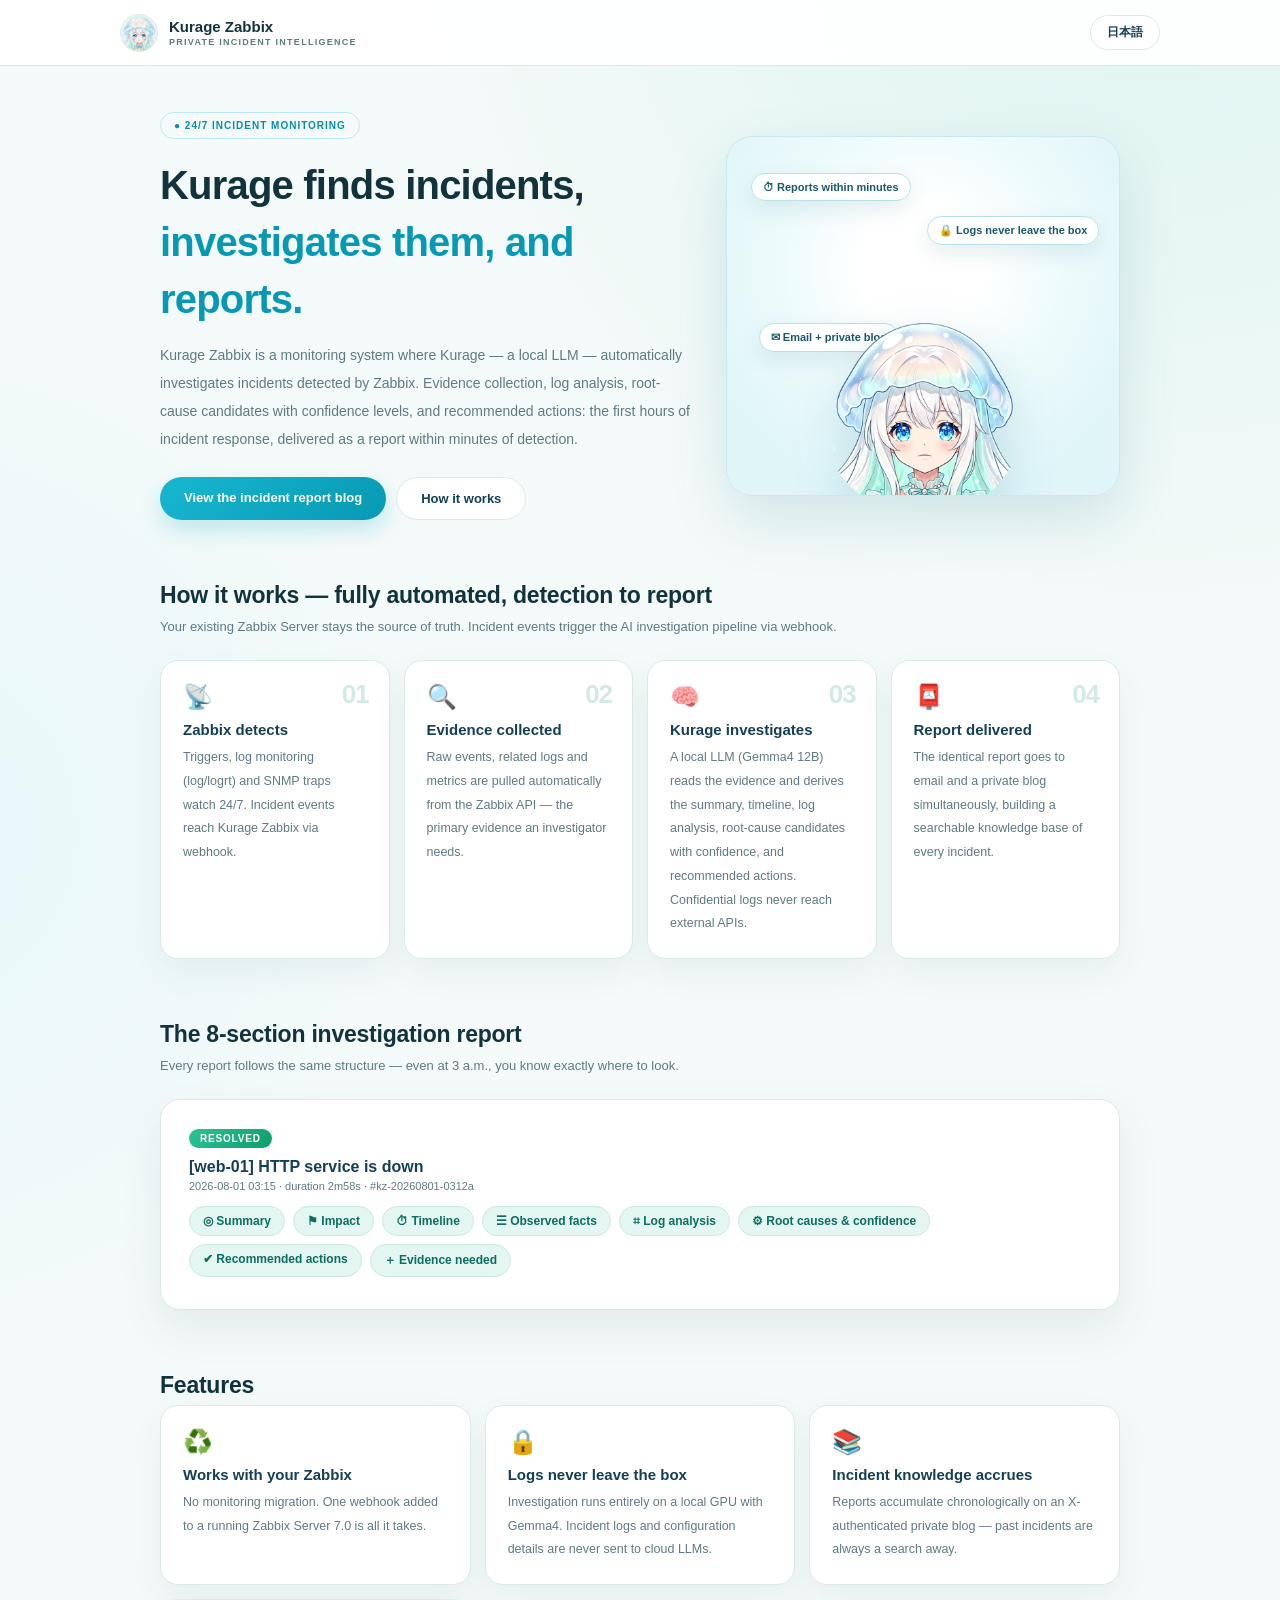
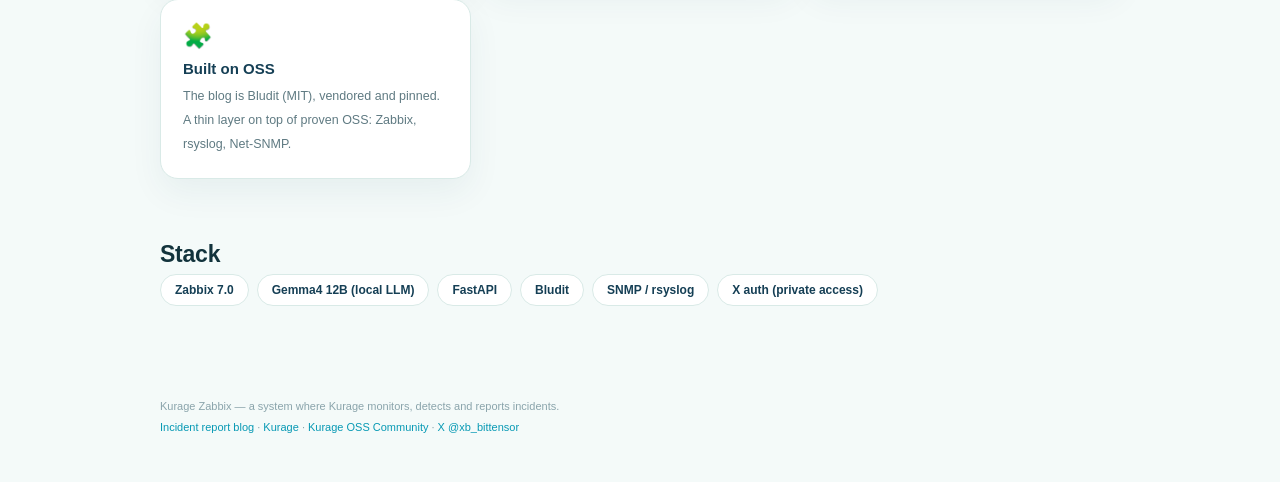
<file: landing/index.html>
<!doctype html>
<html lang="en">
<head>
<meta charset="utf-8">
<meta name="viewport" content="width=device-width,initial-scale=1">
<title>Kurage Zabbix — Kurage finds, investigates and reports incidents</title>
<meta name="description" content="A monitoring system where Kurage (a local LLM, Gemma4) automatically collects evidence, investigates incidents detected by Zabbix, and delivers 8-section investigation reports to email and a private blog.">
<link rel="icon" href="assets/kurage_avatar_face.webp">
<link rel="canonical" href="https://kzabbix.exbridge.jp/">
<link rel="alternate" hreflang="ja" href="https://kzabbix.exbridge.jp/kzabbix.html">
<link rel="alternate" hreflang="en" href="https://kzabbix.exbridge.jp/">
<link rel="alternate" hreflang="x-default" href="https://kzabbix.exbridge.jp/">
<meta property="og:type" content="website">
<meta property="og:site_name" content="Kurage Zabbix">
<meta property="og:title" content="Kurage Zabbix — Kurage finds, investigates and reports incidents">
<meta property="og:description" content="Zabbix detection → evidence collection → local-LLM investigation → report delivery, fully automated.">
<meta property="og:url" content="https://kzabbix.exbridge.jp/">
<meta property="og:image" content="https://kzabbix.exbridge.jp/assets/kzabbix-ogp.png">
<meta property="og:image:width" content="1200">
<meta property="og:image:height" content="630">
<meta name="twitter:card" content="summary_large_image">
<meta name="twitter:image" content="https://kzabbix.exbridge.jp/assets/kzabbix-ogp.png">
<script type="application/ld+json">
{"@context":"https://schema.org","@type":"SoftwareApplication","name":"Kurage Zabbix","applicationCategory":"Monitoring","operatingSystem":"Web","url":"https://kzabbix.exbridge.jp/","description":"A monitoring system where a local LLM automatically investigates incidents detected by Zabbix and delivers reports","offers":{"@type":"Offer","price":"0","priceCurrency":"JPY"}}
</script>
<script async src="https://www.googletagmanager.com/gtag/js?id=G-BP0650KDFR"></script>
<script>window.dataLayer=window.dataLayer||[];function gtag(){dataLayer.push(arguments);}gtag('js',new Date());gtag('config','G-BP0650KDFR');</script>
<script>
(function(){var s=document.createElement('script');s.src='https://kurage.exbridge.jp/simpletrack.php?url='+encodeURIComponent(location.href)+'&ref='+encodeURIComponent(document.referrer);document.head.appendChild(s);})();
</script>
<link rel="stylesheet" href="assets/style.css">
</head>
<body>
<header>
  <a class="brand" href="./">
    <img src="assets/kurage_avatar_face.webp" alt="Kurage">
    <span><strong>Kurage Zabbix</strong><small>PRIVATE INCIDENT INTELLIGENCE</small></span>
  </a>
  <a class="lang" href="kzabbix.html">日本語</a>
</header>
<main>
  <div class="hero">
    <div>
      <span class="eyebrow">● 24/7 INCIDENT MONITORING</span>
      <h1>Kurage finds incidents, <em>investigates them, and reports.</em></h1>
      <p class="lead">Kurage Zabbix is a monitoring system where Kurage — a local LLM — automatically investigates incidents detected by Zabbix. Evidence collection, log analysis, root-cause candidates with confidence levels, and recommended actions: the first hours of incident response, delivered as a report within minutes of detection.</p>
      <div class="cta-row">
        <a class="cta" href="https://kurage.exbridge.jp/zabbix/">View the incident report blog</a>
        <a class="cta ghost" href="#how">How it works</a>
      </div>
    </div>
    <div class="hero-visual">
      <span class="hero-chip" style="left:6%;top:10%">⏱ Reports within minutes</span>
      <span class="hero-chip" style="right:5%;top:22%">🔒 Logs never leave the box</span>
      <span class="hero-chip" style="left:8%;top:52%">✉ Email + private blog</span>
      <img src="assets/kurage_avatar_face.webp" alt="Kurage" style="width:52%;border-radius:50%">
    </div>
  </div>

  <section id="how">
    <h2>How it works — fully automated, detection to report</h2>
    <p class="sub">Your existing Zabbix Server stays the source of truth. Incident events trigger the AI investigation pipeline via webhook.</p>
    <div class="steps">
      <div class="step"><div class="ico">📡</div><h3>Zabbix detects</h3><p>Triggers, log monitoring (log/logrt) and SNMP traps watch 24/7. Incident events reach Kurage Zabbix via webhook.</p></div>
      <div class="step"><div class="ico">🔍</div><h3>Evidence collected</h3><p>Raw events, related logs and metrics are pulled automatically from the Zabbix API — the primary evidence an investigator needs.</p></div>
      <div class="step"><div class="ico">🧠</div><h3>Kurage investigates</h3><p>A local LLM (Gemma4 12B) reads the evidence and derives the summary, timeline, log analysis, root-cause candidates with confidence, and recommended actions. Confidential logs never reach external APIs.</p></div>
      <div class="step"><div class="ico">📮</div><h3>Report delivered</h3><p>The identical report goes to email and a private blog simultaneously, building a searchable knowledge base of every incident.</p></div>
    </div>
  </section>

  <section>
    <h2>The 8-section investigation report</h2>
    <p class="sub">Every report follows the same structure — even at 3 a.m., you know exactly where to look.</p>
    <div class="report-demo">
      <span class="badge">RESOLVED</span>
      <div class="mock-title">[web-01] HTTP service is down</div>
      <div class="mock-meta">2026-08-01 03:15 · duration 2m58s · #kz-20260801-0312a</div>
      <div class="chips">
        <span class="chip">◎ Summary</span><span class="chip">⚑ Impact</span><span class="chip">⏱ Timeline</span><span class="chip">☰ Observed facts</span>
        <span class="chip">⌗ Log analysis</span><span class="chip">⚙ Root causes &amp; confidence</span><span class="chip">✔ Recommended actions</span><span class="chip">＋ Evidence needed</span>
      </div>
    </div>
  </section>

  <section>
    <h2>Features</h2>
    <div class="grid">
      <div class="card"><div class="ico">♻️</div><h3>Works with your Zabbix</h3><p>No monitoring migration. One webhook added to a running Zabbix Server 7.0 is all it takes.</p></div>
      <div class="card"><div class="ico">🔒</div><h3>Logs never leave the box</h3><p>Investigation runs entirely on a local GPU with Gemma4. Incident logs and configuration details are never sent to cloud LLMs.</p></div>
      <div class="card"><div class="ico">📚</div><h3>Incident knowledge accrues</h3><p>Reports accumulate chronologically on an X-authenticated private blog — past incidents are always a search away.</p></div>
      <div class="card"><div class="ico">🧩</div><h3>Built on OSS</h3><p>The blog is Bludit (MIT), vendored and pinned. A thin layer on top of proven OSS: Zabbix, rsyslog, Net-SNMP.</p></div>
    </div>
  </section>

  <section>
    <h2>Stack</h2>
    <div class="stack">
      <span>Zabbix 7.0</span><span>Gemma4 12B (local LLM)</span><span>FastAPI</span><span>Bludit</span><span>SNMP / rsyslog</span><span>X auth (private access)</span>
    </div>
  </section>
</main>
<footer>
  Kurage Zabbix — a system where Kurage monitors, detects and reports incidents.<br>
  <a href="https://kurage.exbridge.jp/zabbix/">Incident report blog</a> ·
  <a href="https://kurage.exbridge.jp/">Kurage</a> ·
  <a href="https://kurage.exbridge.jp/koss.php?lang=en">Kurage OSS Community</a> ·
  <a href="https://x.com/xb_bittensor">X @xb_bittensor</a>
</footer>
</body>
</html>
</file>
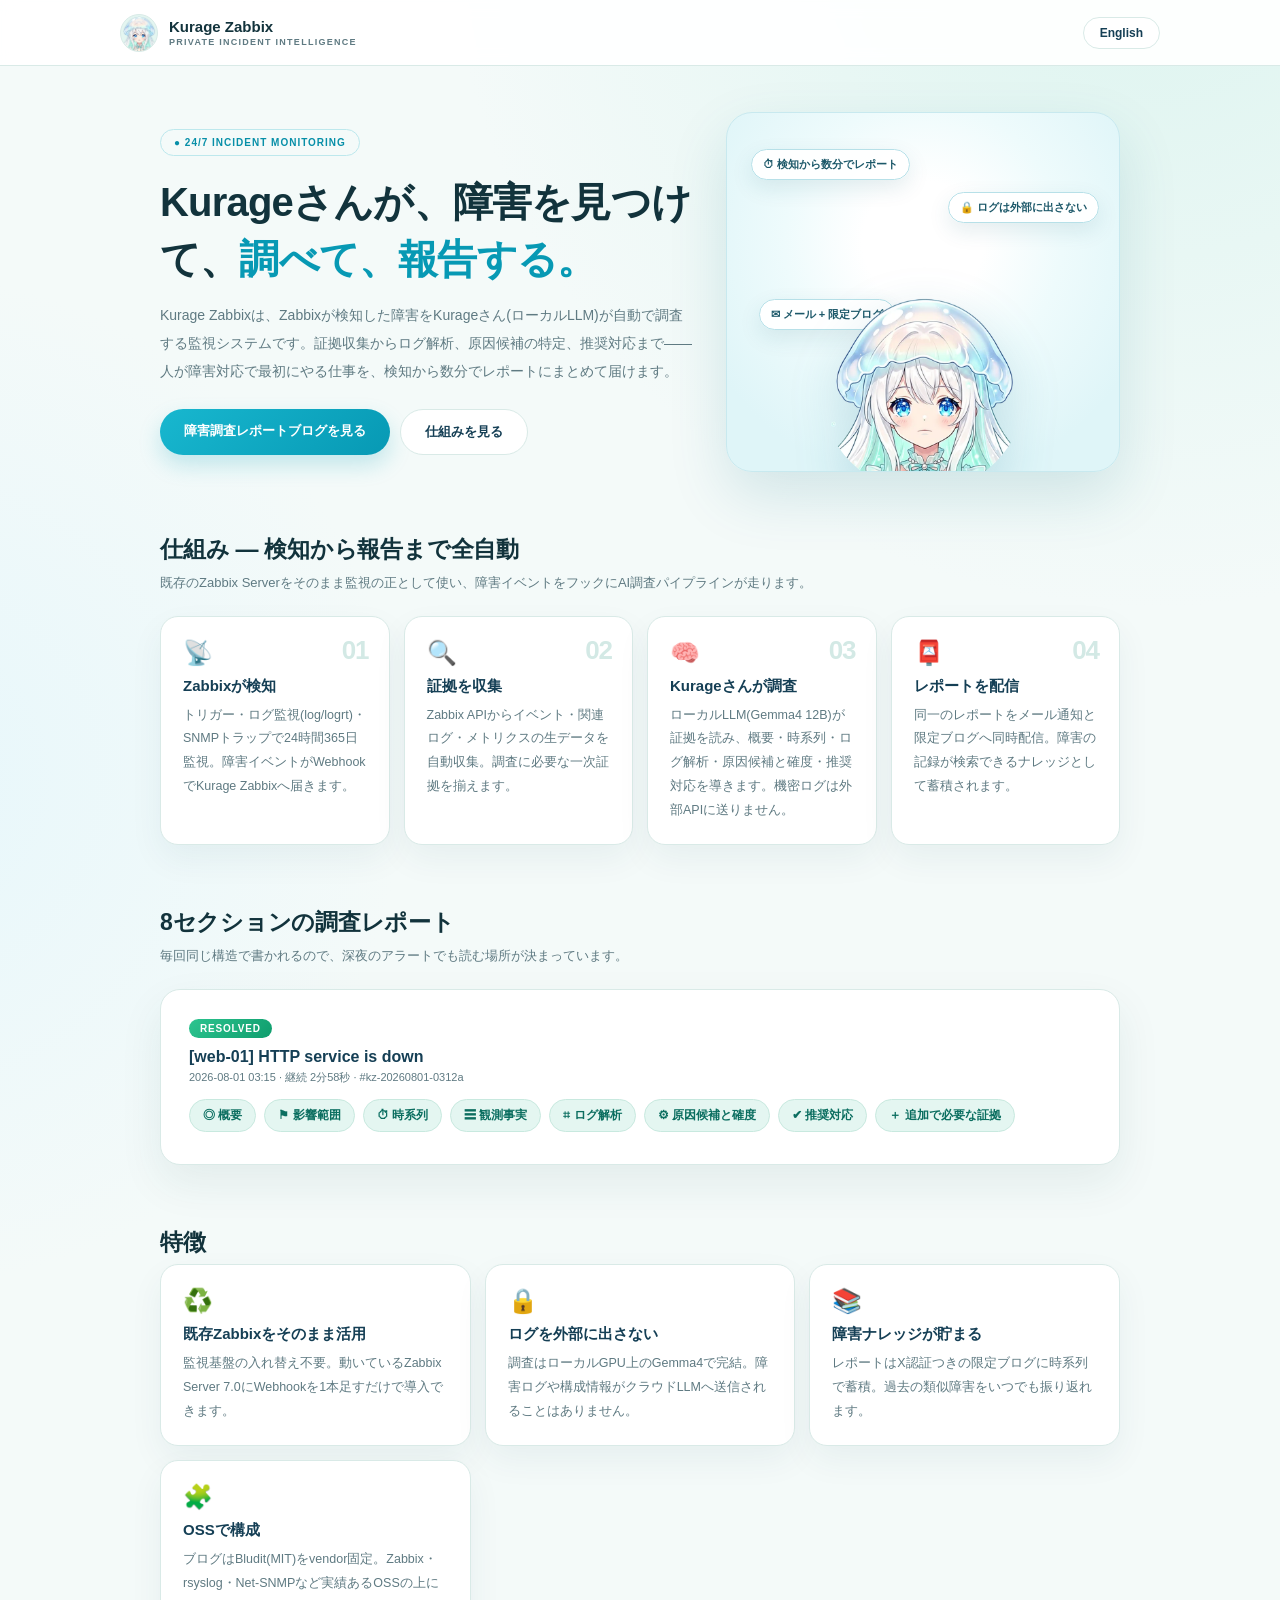
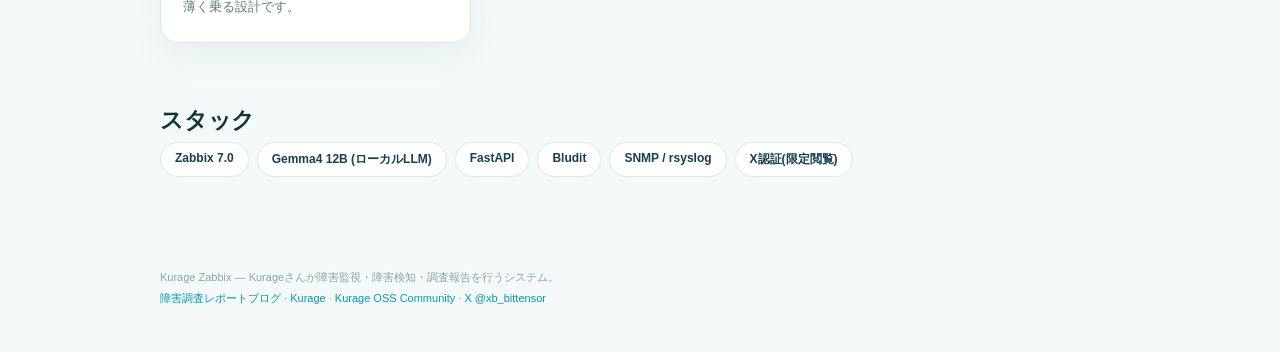
<file: landing/kzabbix.html>
<!doctype html>
<html lang="ja">
<head>
<meta charset="utf-8">
<meta name="viewport" content="width=device-width,initial-scale=1">
<title>Kurage Zabbix — Kurageさんが障害を見つけて、調べて、報告する</title>
<meta name="description" content="Zabbixが検知した障害を、Kurageさん(ローカルLLM Gemma4)が自動で証拠収集・調査し、8セクションの調査レポートをメールと限定ブログへ配信する監視システムです。">
<link rel="icon" href="assets/kurage_avatar_face.webp">
<link rel="canonical" href="https://kzabbix.exbridge.jp/kzabbix.html">
<link rel="alternate" hreflang="ja" href="https://kzabbix.exbridge.jp/kzabbix.html">
<link rel="alternate" hreflang="en" href="https://kzabbix.exbridge.jp/">
<link rel="alternate" hreflang="x-default" href="https://kzabbix.exbridge.jp/">
<meta property="og:type" content="website">
<meta property="og:site_name" content="Kurage Zabbix">
<meta property="og:title" content="Kurage Zabbix — Kurageさんが障害を見つけて、調べて、報告する">
<meta property="og:description" content="Zabbix検知 → 証拠収集 → ローカルLLM調査 → レポート配信を全自動で行う障害監視システム。">
<meta property="og:url" content="https://kzabbix.exbridge.jp/kzabbix.html">
<meta property="og:image" content="https://kzabbix.exbridge.jp/assets/kzabbix-ogp.png">
<meta property="og:image:width" content="1200">
<meta property="og:image:height" content="630">
<meta name="twitter:card" content="summary_large_image">
<meta name="twitter:image" content="https://kzabbix.exbridge.jp/assets/kzabbix-ogp.png">
<script type="application/ld+json">
{"@context":"https://schema.org","@type":"SoftwareApplication","name":"Kurage Zabbix","applicationCategory":"Monitoring","operatingSystem":"Web","url":"https://kzabbix.exbridge.jp/","description":"Zabbixが検知した障害をローカルLLMが自動調査し、レポートを配信する監視システム","offers":{"@type":"Offer","price":"0","priceCurrency":"JPY"}}
</script>
<script async src="https://www.googletagmanager.com/gtag/js?id=G-BP0650KDFR"></script>
<script>window.dataLayer=window.dataLayer||[];function gtag(){dataLayer.push(arguments);}gtag('js',new Date());gtag('config','G-BP0650KDFR');</script>
<script>
(function(){var s=document.createElement('script');s.src='https://kurage.exbridge.jp/simpletrack.php?url='+encodeURIComponent(location.href)+'&ref='+encodeURIComponent(document.referrer);document.head.appendChild(s);})();
</script>
<link rel="stylesheet" href="assets/style.css">
</head>
<body>
<header>
  <a class="brand" href="kzabbix.html">
    <img src="assets/kurage_avatar_face.webp" alt="Kurageさん">
    <span><strong>Kurage Zabbix</strong><small>PRIVATE INCIDENT INTELLIGENCE</small></span>
  </a>
  <a class="lang" href="./">English</a>
</header>
<main>
  <div class="hero">
    <div>
      <span class="eyebrow">● 24/7 INCIDENT MONITORING</span>
      <h1>Kurageさんが、障害を見つけて、<em>調べて、報告する。</em></h1>
      <p class="lead">Kurage Zabbixは、Zabbixが検知した障害をKurageさん(ローカルLLM)が自動で調査する監視システムです。証拠収集からログ解析、原因候補の特定、推奨対応まで——人が障害対応で最初にやる仕事を、検知から数分でレポートにまとめて届けます。</p>
      <div class="cta-row">
        <a class="cta" href="https://kurage.exbridge.jp/zabbix/">障害調査レポートブログを見る</a>
        <a class="cta ghost" href="#how">仕組みを見る</a>
      </div>
    </div>
    <div class="hero-visual">
      <span class="hero-chip" style="left:6%;top:10%">⏱ 検知から数分でレポート</span>
      <span class="hero-chip" style="right:5%;top:22%">🔒 ログは外部に出さない</span>
      <span class="hero-chip" style="left:8%;top:52%">✉ メール + 限定ブログ</span>
      <img src="assets/kurage_avatar_face.webp" alt="Kurageさん" style="width:52%;border-radius:50%">
    </div>
  </div>

  <section id="how">
    <h2>仕組み — 検知から報告まで全自動</h2>
    <p class="sub">既存のZabbix Serverをそのまま監視の正として使い、障害イベントをフックにAI調査パイプラインが走ります。</p>
    <div class="steps">
      <div class="step"><div class="ico">📡</div><h3>Zabbixが検知</h3><p>トリガー・ログ監視(log/logrt)・SNMPトラップで24時間365日監視。障害イベントがWebhookでKurage Zabbixへ届きます。</p></div>
      <div class="step"><div class="ico">🔍</div><h3>証拠を収集</h3><p>Zabbix APIからイベント・関連ログ・メトリクスの生データを自動収集。調査に必要な一次証拠を揃えます。</p></div>
      <div class="step"><div class="ico">🧠</div><h3>Kurageさんが調査</h3><p>ローカルLLM(Gemma4 12B)が証拠を読み、概要・時系列・ログ解析・原因候補と確度・推奨対応を導きます。機密ログは外部APIに送りません。</p></div>
      <div class="step"><div class="ico">📮</div><h3>レポートを配信</h3><p>同一のレポートをメール通知と限定ブログへ同時配信。障害の記録が検索できるナレッジとして蓄積されます。</p></div>
    </div>
  </section>

  <section>
    <h2>8セクションの調査レポート</h2>
    <p class="sub">毎回同じ構造で書かれるので、深夜のアラートでも読む場所が決まっています。</p>
    <div class="report-demo">
      <span class="badge">RESOLVED</span>
      <div class="mock-title">[web-01] HTTP service is down</div>
      <div class="mock-meta">2026-08-01 03:15 · 継続 2分58秒 · #kz-20260801-0312a</div>
      <div class="chips">
        <span class="chip">◎ 概要</span><span class="chip">⚑ 影響範囲</span><span class="chip">⏱ 時系列</span><span class="chip">☰ 観測事実</span>
        <span class="chip">⌗ ログ解析</span><span class="chip">⚙ 原因候補と確度</span><span class="chip">✔ 推奨対応</span><span class="chip">＋ 追加で必要な証拠</span>
      </div>
    </div>
  </section>

  <section>
    <h2>特徴</h2>
    <div class="grid">
      <div class="card"><div class="ico">♻️</div><h3>既存Zabbixをそのまま活用</h3><p>監視基盤の入れ替え不要。動いているZabbix Server 7.0にWebhookを1本足すだけで導入できます。</p></div>
      <div class="card"><div class="ico">🔒</div><h3>ログを外部に出さない</h3><p>調査はローカルGPU上のGemma4で完結。障害ログや構成情報がクラウドLLMへ送信されることはありません。</p></div>
      <div class="card"><div class="ico">📚</div><h3>障害ナレッジが貯まる</h3><p>レポートはX認証つきの限定ブログに時系列で蓄積。過去の類似障害をいつでも振り返れます。</p></div>
      <div class="card"><div class="ico">🧩</div><h3>OSSで構成</h3><p>ブログはBludit(MIT)をvendor固定。Zabbix・rsyslog・Net-SNMPなど実績あるOSSの上に薄く乗る設計です。</p></div>
    </div>
  </section>

  <section>
    <h2>スタック</h2>
    <div class="stack">
      <span>Zabbix 7.0</span><span>Gemma4 12B (ローカルLLM)</span><span>FastAPI</span><span>Bludit</span><span>SNMP / rsyslog</span><span>X認証(限定閲覧)</span>
    </div>
  </section>
</main>
<footer>
  Kurage Zabbix — Kurageさんが障害監視・障害検知・調査報告を行うシステム。<br>
  <a href="https://kurage.exbridge.jp/zabbix/">障害調査レポートブログ</a> ·
  <a href="https://kurage.exbridge.jp/">Kurage</a> ·
  <a href="https://kurage.exbridge.jp/koss.php">Kurage OSS Community</a> ·
  <a href="https://x.com/xb_bittensor">X @xb_bittensor</a>
</footer>
</body>
</html>
</file>
<file: landing/assets/style.css>
/* Kurage Zabbix LP — White Studio / pale aqua (kurageシリーズ共通) */
:root{--ink:#12333c;--muted:#5f7a82;--line:#d9eae7;--aqua:#18b7cf;--deep:#0799b4;--navy:#153f55;--mint:#e4f6f1;--ok:#0f9d6d;--crit:#d9463e}
*{box-sizing:border-box}
body{margin:0;color:var(--ink);font-family:"Noto Sans JP","Yu Gothic",-apple-system,sans-serif;
  background:radial-gradient(circle at 90% -5%,#dcf4ef 0,transparent 30%),radial-gradient(circle at -8% 40%,#e7f7fb 0,transparent 28%),#f4faf9}
header{height:66px;padding:0 max(20px,calc((100% - 1040px)/2));position:sticky;top:0;z-index:5;display:flex;align-items:center;justify-content:space-between;
  background:rgba(255,255,255,.92);backdrop-filter:blur(8px);border-bottom:1px solid var(--line)}
.brand{display:flex;align-items:center;gap:11px;text-decoration:none;color:inherit}
.brand img{width:38px;height:38px;border-radius:50%;border:1px solid var(--line);background:var(--mint)}
.brand strong{display:block;font-size:15px}
.brand small{display:block;margin-top:2px;font-size:9px;font-weight:800;letter-spacing:.14em;color:var(--muted)}
.lang{padding:8px 16px;border-radius:999px;border:1px solid var(--line);background:#fff;color:var(--navy);font-size:12px;font-weight:800;text-decoration:none}
.lang:hover{border-color:var(--aqua);color:var(--deep)}
main{max-width:1000px;margin:0 auto;padding:46px 20px 90px}
.hero{display:grid;grid-template-columns:1.15fr .85fr;gap:34px;align-items:center}
.eyebrow{display:inline-block;padding:7px 13px;border:1px solid #bde8ed;border-radius:999px;color:#078fa8;font-size:10px;font-weight:900;letter-spacing:.1em}
h1{margin:18px 0 14px;font-size:clamp(27px,4.4vw,40px);line-height:1.42;letter-spacing:-.02em}
h1 em{color:var(--deep);font-style:normal}
.lead{margin:0;color:var(--muted);font-size:14px;line-height:2}
.cta-row{display:flex;gap:10px;flex-wrap:wrap;margin-top:24px}
.cta{display:inline-block;padding:13px 24px;border-radius:999px;color:#fff;text-decoration:none;font-size:13px;font-weight:800;
  background:linear-gradient(135deg,var(--aqua),var(--deep));box-shadow:0 10px 22px rgba(13,166,188,.22)}
.cta.ghost{background:#fff;color:var(--navy);border:1px solid var(--line);box-shadow:none}
.cta.ghost:hover{border-color:var(--aqua);color:var(--deep)}
.hero-visual{position:relative;border:1px solid #c8e9ef;border-radius:26px;min-height:360px;overflow:hidden;
  background:radial-gradient(circle at 50% 36%,#fff 0 20%,#eefbfc 46%,#dff5f8 80%);box-shadow:0 24px 60px rgba(9,103,127,.14)}
.hero-visual img{position:absolute;left:50%;bottom:-6%;transform:translateX(-50%);width:64%;filter:drop-shadow(0 16px 24px rgba(14,116,144,.18))}
.hero-chip{position:absolute;padding:7px 11px;border:1px solid #b7e0e8;border-radius:999px;background:rgba(255,255,255,.94);
  box-shadow:0 8px 22px rgba(19,91,110,.11);font-size:11px;font-weight:900;color:#1c5869}
section{margin-top:62px}
h2{margin:0 0 6px;font-size:23px;letter-spacing:-.01em}
.sub{margin:0 0 20px;color:var(--muted);font-size:13px;line-height:1.9}
.steps{display:grid;grid-template-columns:repeat(auto-fit,minmax(220px,1fr));gap:14px;counter-reset:step}
.step{background:#fff;border:1px solid var(--line);border-radius:18px;padding:22px;box-shadow:0 14px 34px rgba(21,73,82,.06);position:relative}
.step::before{counter-increment:step;content:counter(step,decimal-leading-zero);position:absolute;top:18px;right:20px;
  color:#d3e9e5;font-size:26px;font-weight:900;letter-spacing:-.04em}
.step .ico{font-size:24px}
.step h3{margin:10px 0 8px;font-size:15px;color:var(--navy)}
.step p{margin:0;color:var(--muted);font-size:12.5px;line-height:1.9}
.grid{display:grid;grid-template-columns:repeat(auto-fit,minmax(230px,1fr));gap:14px}
.card{background:#fff;border:1px solid var(--line);border-radius:18px;padding:22px;box-shadow:0 14px 34px rgba(21,73,82,.06)}
.card .ico{font-size:24px}
.card h3{margin:10px 0 8px;font-size:15px;color:var(--navy)}
.card p{margin:0;color:var(--muted);font-size:12.5px;line-height:1.9}
.report-demo{background:#fff;border:1px solid var(--line);border-radius:20px;padding:28px;box-shadow:0 18px 44px rgba(21,73,82,.08)}
.chips{display:flex;flex-wrap:wrap;gap:8px;margin:14px 0 4px}
.chip{padding:7px 13px;border-radius:999px;background:var(--mint);border:1px solid #c8e9df;color:#0b6e60;font-size:12px;font-weight:800}
.badge{display:inline-block;padding:4px 11px;border-radius:999px;font-size:10px;font-weight:900;letter-spacing:.08em;color:#fff;background:linear-gradient(135deg,#2cc48f,var(--ok))}
.mock-title{margin:10px 0 4px;font-size:16px;color:var(--navy);font-weight:800}
.mock-meta{color:var(--muted);font-size:11px}
.stack{display:flex;flex-wrap:wrap;gap:8px}
.stack span{padding:8px 14px;border-radius:999px;background:#fff;border:1px solid var(--line);color:var(--navy);font-size:12px;font-weight:800}
footer{max-width:1000px;margin:0 auto;padding:0 20px 44px;color:#8aa4ab;font-size:11px;line-height:1.9}
footer a{color:var(--deep);text-decoration:none}
@media(max-width:760px){.hero{grid-template-columns:1fr}.hero-visual{min-height:280px}.brand small{display:none}main{padding:30px 14px 70px}}
</file>
